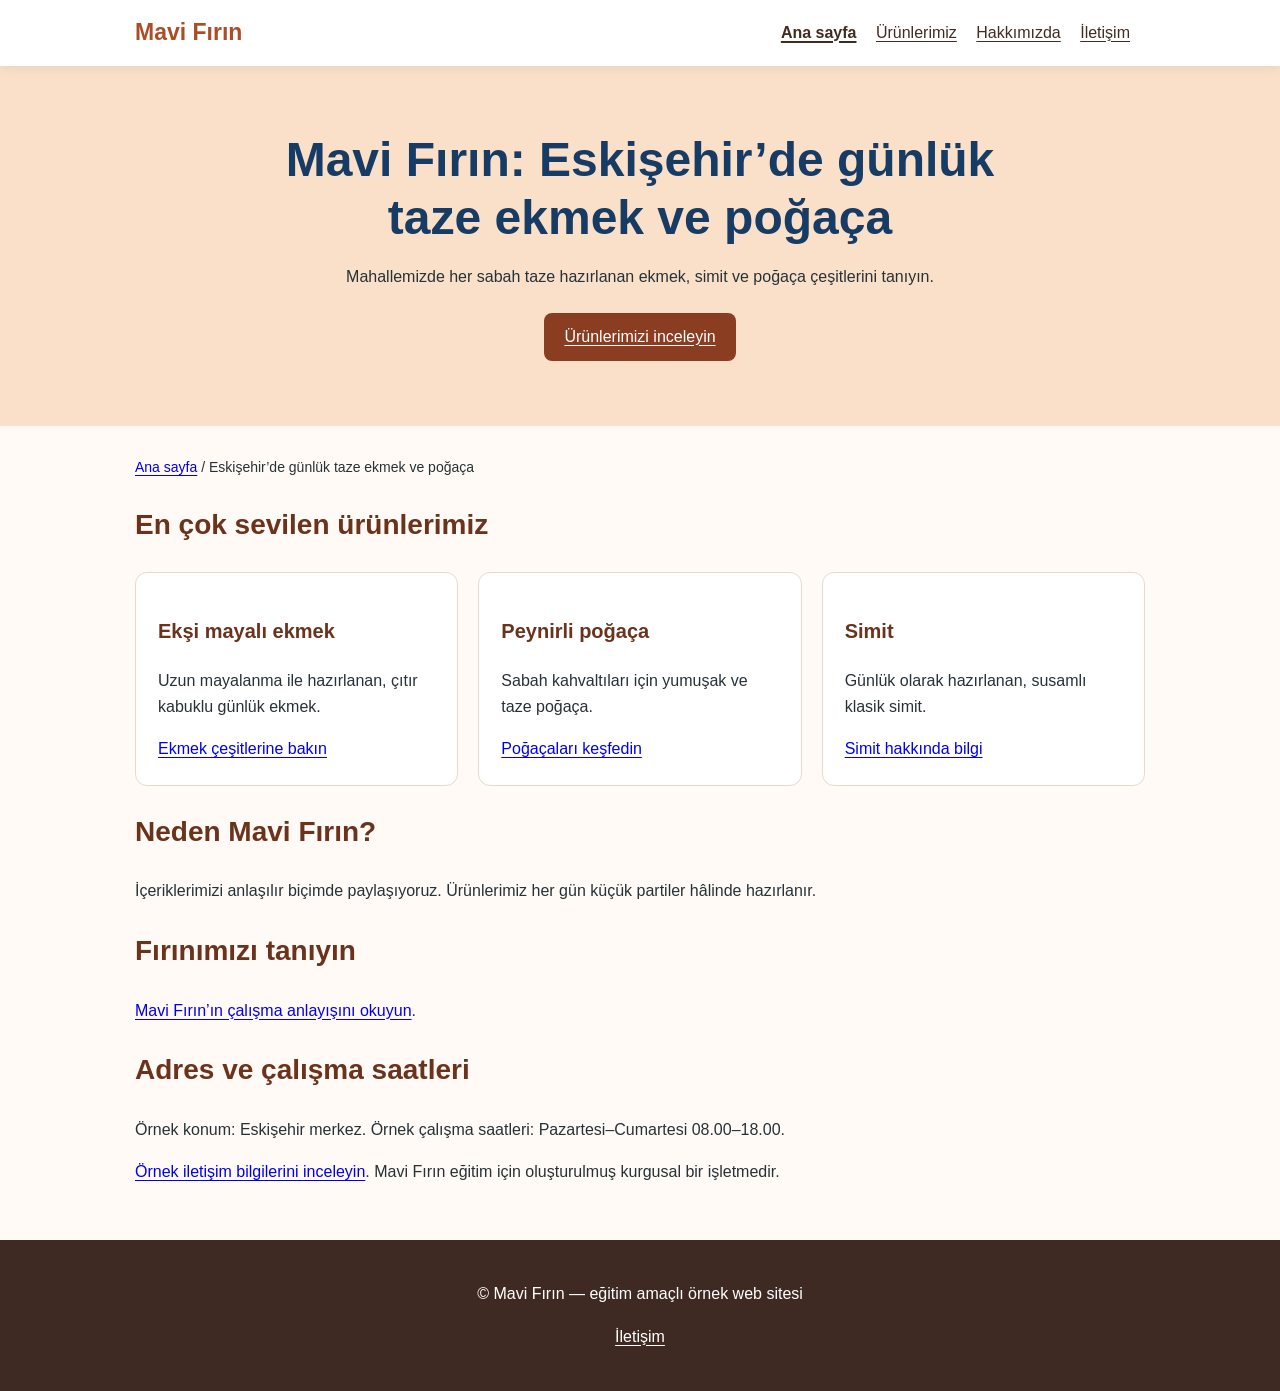
<file: index.html>
<!doctype html>
<html lang="tr">
<head>
<meta charset="utf-8">
<meta name="viewport" content="width=device-width, initial-scale=1">
<title>Eskişehir’de Günlük Taze Ekmek ve Poğaça | Mavi Fırın</title>
<meta name="description" content="Eskişehir’de günlük taze ekmek, simit ve poğaça için Mavi Fırın’ı keşfedin. Ürünlerimizi, çalışma saatlerimizi ve iletişim bilgilerimizi inceleyin.">
<link rel="stylesheet" href="style.css">
<!-- 8. hafta: Google etiketini Analytics arayüzünden alıp BURAYA yerleştirin; gerçek kimlik yazın. -->
</head>
<body>
<a class="skip-link" href="#icerik">Ana içeriğe geç</a>
<header>
<nav aria-label="Ana menü">
<span class="brand">Mavi Fırın</span>
<div>
<a href="index.html" aria-current="page">Ana sayfa</a>
<a href="urunler.html">Ürünlerimiz</a>
<a href="hakkimizda.html">Hakkımızda</a>
<a href="iletisim.html">İletişim</a>
</div>
</nav>
</header>
<section class="hero">
<!-- H02-S1: İşletme, konum ve ürün bilgisini birlikte veren ana başlık. -->
<h1>Mavi Fırın: Eskişehir’de günlük taze ekmek ve poğaça</h1>
<p>Mahallemizde her sabah taze hazırlanan ekmek, simit ve poğaça çeşitlerini tanıyın.</p>
<a class="btn" href="urunler.html">Ürünlerimizi inceleyin</a>
</section>
<main id="icerik">
<p class="crumb">
<a href="index.html">Ana sayfa</a> / Eskişehir’de günlük taze ekmek ve poğaça</p>
<section>
<h2>En çok sevilen ürünlerimiz</h2>
<div class="cards">
<article class="card">
<h3>Ekşi mayalı ekmek</h3>
<p>Uzun mayalanma ile hazırlanan, çıtır kabuklu günlük ekmek.</p>
<a href="urunler.html">Ekmek çeşitlerine bakın</a>
</article>
<article class="card">
<h3>Peynirli poğaça</h3>
<p>Sabah kahvaltıları için yumuşak ve taze poğaça.</p>
<a href="urunler.html">Poğaçaları keşfedin</a>
</article>
<article class="card">
<h3>Simit</h3>
<p>Günlük olarak hazırlanan, susamlı klasik simit.</p>
<a href="urunler.html">Simit hakkında bilgi</a>
</article>
</div>
</section>
<section>
<h2>Neden Mavi Fırın?</h2>
<p>İçeriklerimizi anlaşılır biçimde paylaşıyoruz. Ürünlerimiz her gün küçük partiler hâlinde hazırlanır.</p>
</section>
<!-- H02-S2: Hakkımızda sayfasına içerikten de ulaşılabilir. -->
<section>
<h2>Fırınımızı tanıyın</h2>
<p><a href="hakkimizda.html">Mavi Fırın’ın çalışma anlayışını okuyun</a>.</p>
<h2>Adres ve çalışma saatleri</h2>
<p>Örnek konum: Eskişehir merkez. Örnek çalışma saatleri: Pazartesi–Cumartesi 08.00–18.00.</p>
<p><a href="iletisim.html">Örnek iletişim bilgilerini inceleyin</a>. Mavi Fırın eğitim için oluşturulmuş kurgusal bir işletmedir.</p>
</section>
</main>
<footer>
<p>© Mavi Fırın — eğitim amaçlı örnek web sitesi</p>
<p>
<a href="iletisim.html">İletişim</a>
</p>
</footer>
</body>
</html>
</file>
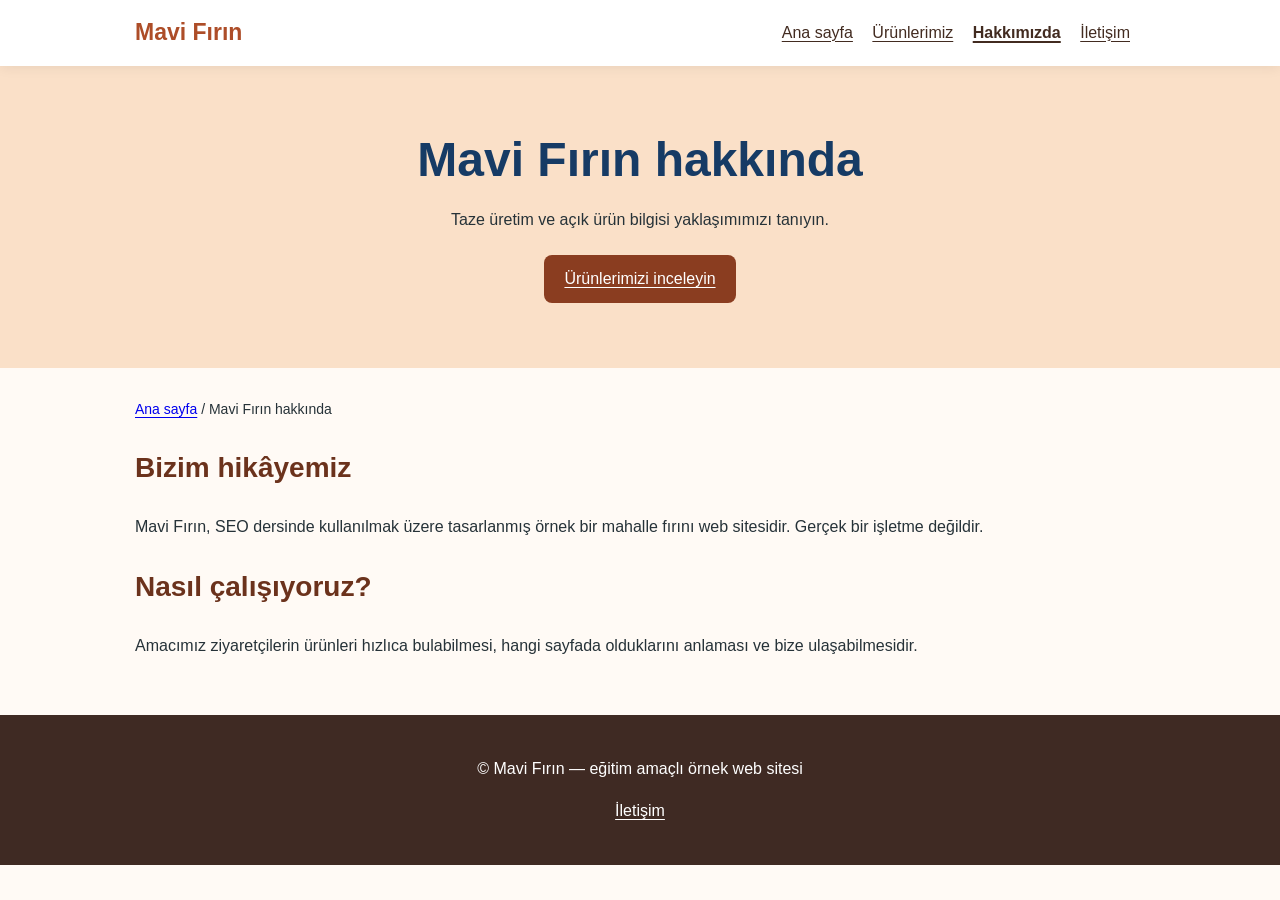
<file: hakkimizda.html>
<!doctype html>
<html lang="tr">
<head>
<meta charset="utf-8">
<meta name="viewport" content="width=device-width, initial-scale=1">
<title>Hakkımızda | Eskişehir Mavi Fırın</title>
<meta name="description" content="Mavi Fırın’ın mahalle fırını olarak çalışma anlayışını, günlük üretim yaklaşımını ve ekibimizi tanıyın.">
<link rel="stylesheet" href="style.css">
<!-- 8. hafta: Google etiketini Analytics arayüzünden alıp BURAYA yerleştirin; gerçek kimlik yazın. -->
</head>
<body>
<a class="skip-link" href="#icerik">Ana içeriğe geç</a>
<header>
<nav aria-label="Ana menü">
<span class="brand">Mavi Fırın</span>
<div>
<a href="index.html">Ana sayfa</a>
<a href="urunler.html">Ürünlerimiz</a>
<a href="hakkimizda.html" aria-current="page">Hakkımızda</a>
<a href="iletisim.html">İletişim</a>
</div>
</nav>
</header>
<section class="hero">
<h1>Mavi Fırın hakkında</h1>
<p>Taze üretim ve açık ürün bilgisi yaklaşımımızı tanıyın.</p>
<a class="btn" href="urunler.html">Ürünlerimizi inceleyin</a>
</section>
<main id="icerik">
<p class="crumb">
<a href="index.html">Ana sayfa</a> / Mavi Fırın hakkında</p>
<h2>Bizim hikâyemiz</h2>
<p>Mavi Fırın, SEO dersinde kullanılmak üzere tasarlanmış örnek bir mahalle fırını web sitesidir. Gerçek bir işletme değildir.</p>
<h2>Nasıl çalışıyoruz?</h2>
<p>Amacımız ziyaretçilerin ürünleri hızlıca bulabilmesi, hangi sayfada olduklarını anlaması ve bize ulaşabilmesidir.</p>
</main>
<footer>
<p>© Mavi Fırın — eğitim amaçlı örnek web sitesi</p>
<p>
<a href="iletisim.html">İletişim</a>
</p>
</footer>
</body>
</html>
</file>
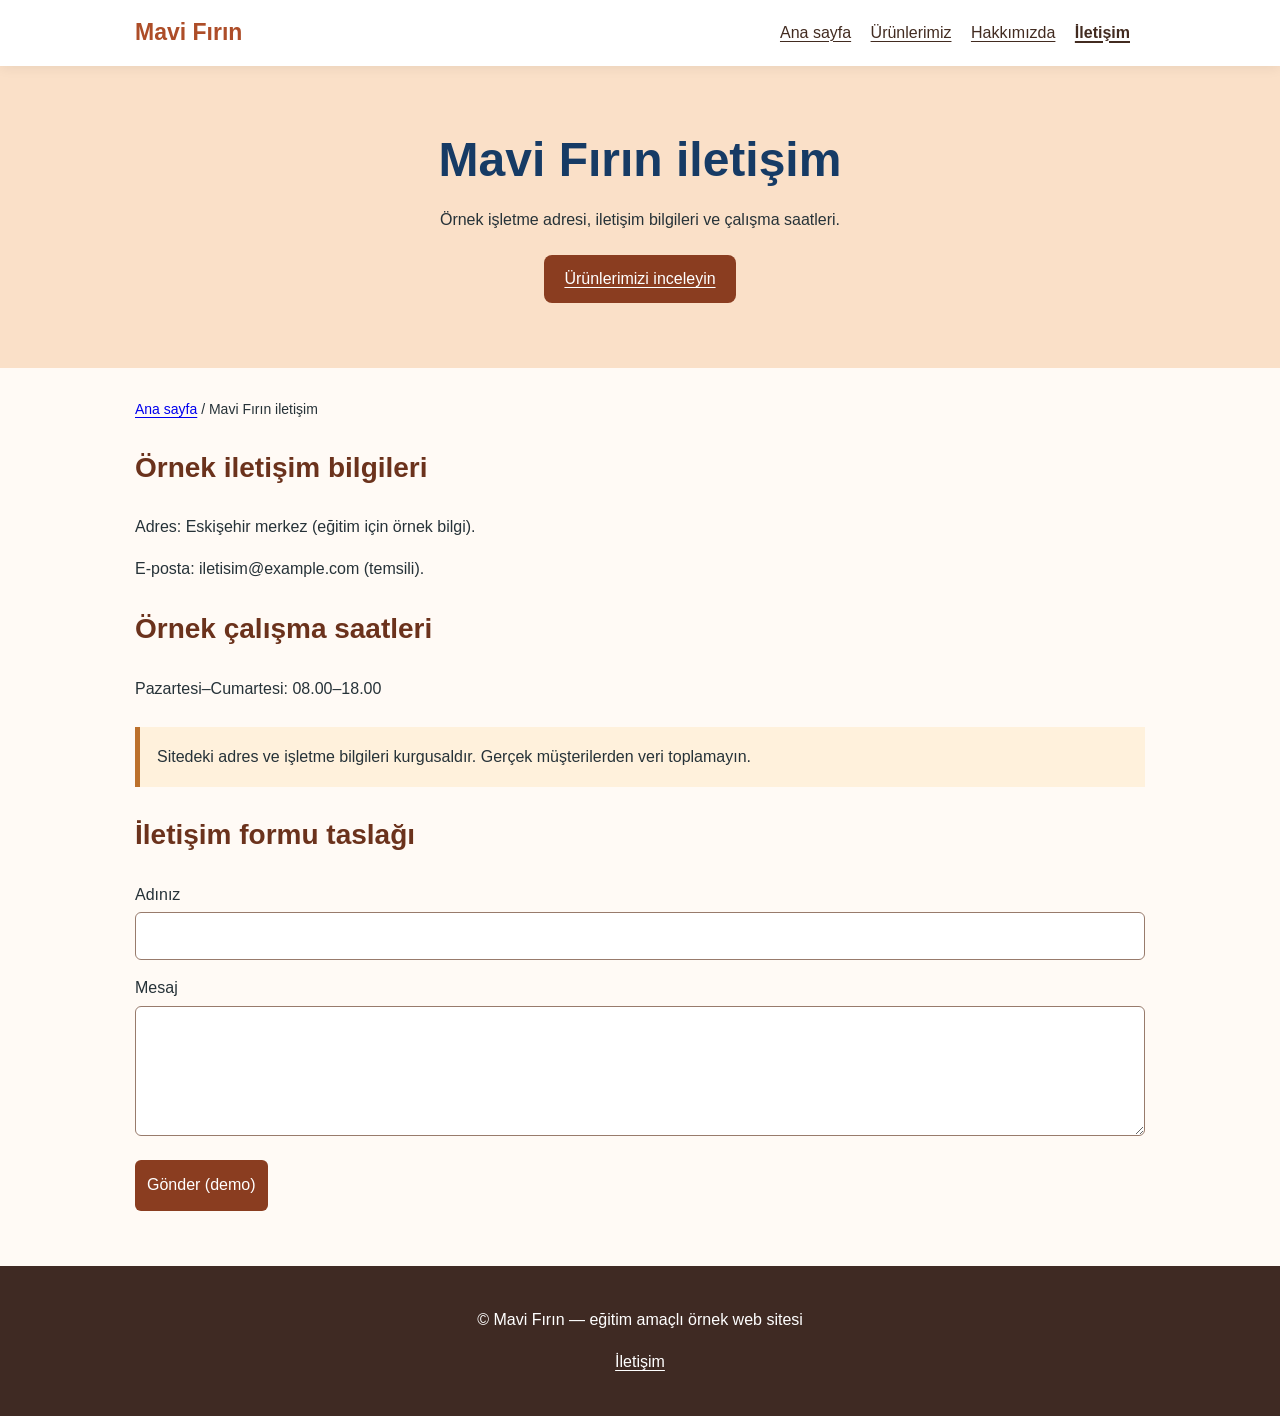
<file: iletisim.html>
<!doctype html>
<html lang="tr">
<head>
<meta charset="utf-8">
<meta name="viewport" content="width=device-width, initial-scale=1">
<title>İletişim ve Çalışma Saatleri | Mavi Fırın</title>
<meta name="description" content="Mavi Fırın iletişim bilgileri, örnek adres ve çalışma saatleri. Ziyaret öncesi güncel bilgileri kontrol edin.">
<link rel="stylesheet" href="style.css">
<!-- 8. hafta: Google etiketini Analytics arayüzünden alıp BURAYA yerleştirin; gerçek kimlik yazın. -->
</head>
<body>
<a class="skip-link" href="#icerik">Ana içeriğe geç</a>
<header>
<nav aria-label="Ana menü">
<span class="brand">Mavi Fırın</span>
<div>
<a href="index.html">Ana sayfa</a>
<a href="urunler.html">Ürünlerimiz</a>
<a href="hakkimizda.html">Hakkımızda</a>
<a href="iletisim.html" aria-current="page">İletişim</a>
</div>
</nav>
</header>
<section class="hero">
<h1>Mavi Fırın iletişim</h1>
<p>Örnek işletme adresi, iletişim bilgileri ve çalışma saatleri.</p>
<a class="btn" href="urunler.html">Ürünlerimizi inceleyin</a>
</section>
<main id="icerik">
<p class="crumb">
<a href="index.html">Ana sayfa</a> / Mavi Fırın iletişim</p>
<h2>Örnek iletişim bilgileri</h2>
<p>Adres: Eskişehir merkez (eğitim için örnek bilgi).</p>
<p>E-posta: iletisim@example.com (temsili).</p>
<h2>Örnek çalışma saatleri</h2>
<p>Pazartesi–Cumartesi: 08.00–18.00</p>
<p class="notice">Sitedeki adres ve işletme bilgileri kurgusaldır. Gerçek müşterilerden veri toplamayın.</p>
<h2>İletişim formu taslağı</h2>
<form onsubmit="event.preventDefault();document.getElementById('feedback').textContent='Bu bir ders örneğidir; mesaj gönderilmedi.';">
<label for="ad">Adınız</label>
<input id="ad" autocomplete="name" required>
<label for="mesaj">Mesaj</label>
<textarea id="mesaj" required>
</textarea>
<p>
<button type="submit">Gönder (demo)</button>
</p>
<p id="feedback" role="status">
</p>
</form>
</main>
<footer>
<p>© Mavi Fırın — eğitim amaçlı örnek web sitesi</p>
<p>
<a href="iletisim.html">İletişim</a>
</p>
</footer>
</body>
</html>
</file>
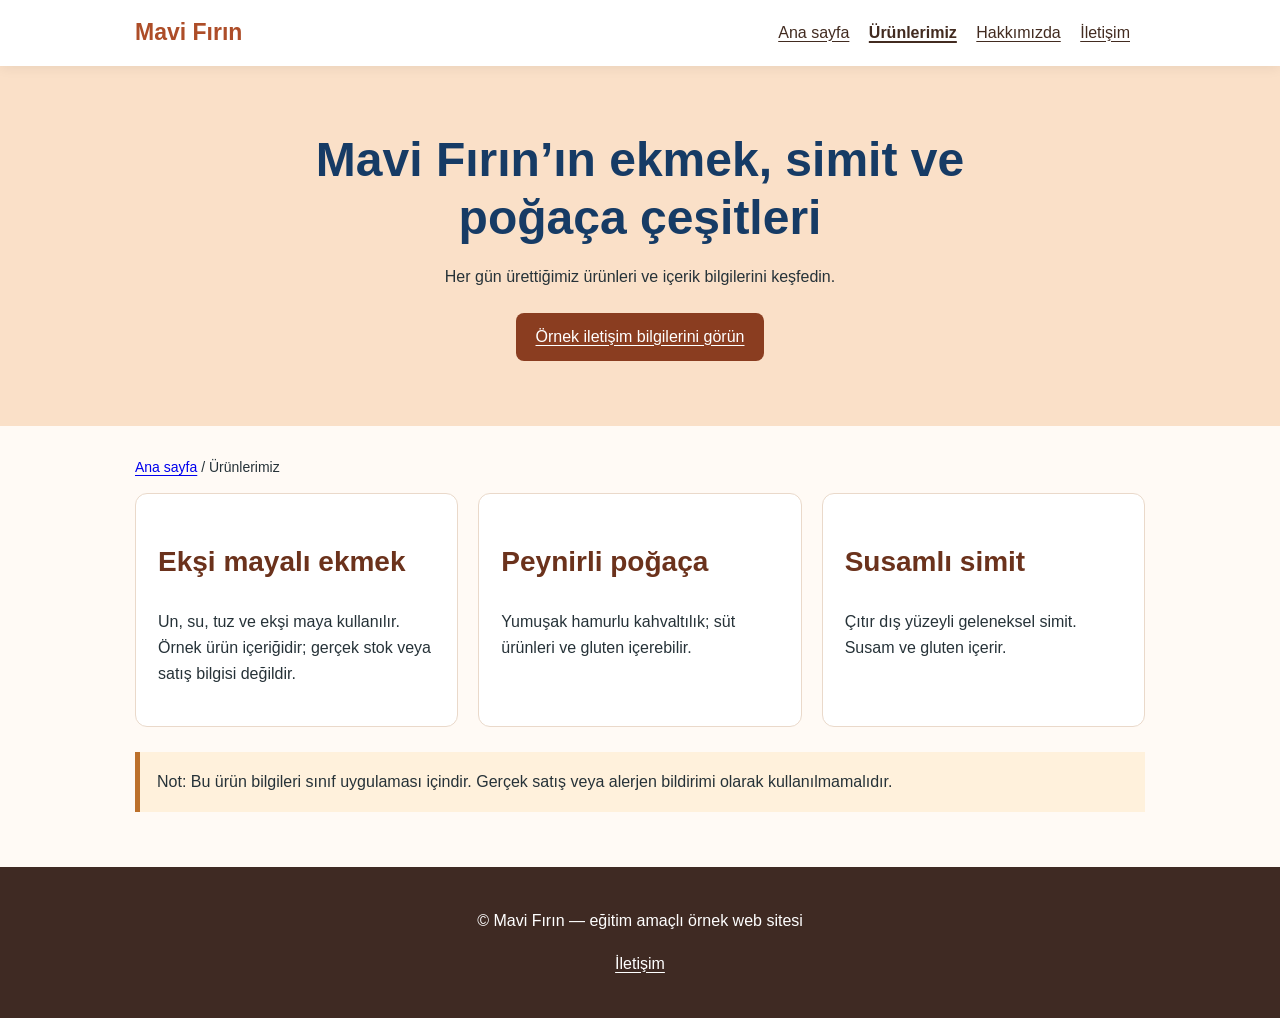
<file: urunler.html>
<!doctype html>
<html lang="tr">
<head>
<meta charset="utf-8">
<meta name="viewport" content="width=device-width, initial-scale=1">
<title>Ekmek, Simit ve Poğaça Çeşitleri | Mavi Fırın</title>
<meta name="description" content="Mavi Fırın’ın ekşi mayalı ekmek, peynirli poğaça ve simit çeşitlerini inceleyin. Ürün içerikleri ve sipariş hakkında bilgi alın.">
<link rel="stylesheet" href="style.css">
<!-- 8. hafta: Google etiketini Analytics arayüzünden alıp BURAYA yerleştirin; gerçek kimlik yazın. -->
</head>
<body>
<a class="skip-link" href="#icerik">Ana içeriğe geç</a>
<header>
<nav aria-label="Ana menü">
<span class="brand">Mavi Fırın</span>
<div>
<a href="index.html">Ana sayfa</a>
<a href="urunler.html" aria-current="page">Ürünlerimiz</a>
<a href="hakkimizda.html">Hakkımızda</a>
<a href="iletisim.html">İletişim</a>
</div>
</nav>
</header>
<section class="hero">
<h1>Mavi Fırın’ın ekmek, simit ve poğaça çeşitleri</h1>
<p>Her gün ürettiğimiz ürünleri ve içerik bilgilerini keşfedin.</p>
<a class="btn" href="iletisim.html">Örnek iletişim bilgilerini görün</a>
</section>
<main id="icerik">
<p class="crumb">
<a href="index.html">Ana sayfa</a> / Ürünlerimiz</p>
<div class="cards">
<article class="card">
<h2>Ekşi mayalı ekmek</h2>
<p>Un, su, tuz ve ekşi maya kullanılır. Örnek ürün içeriğidir; gerçek stok veya satış bilgisi değildir.</p>
</article>
<article class="card">
<h2>Peynirli poğaça</h2>
<p>Yumuşak hamurlu kahvaltılık; süt ürünleri ve gluten içerebilir.</p>
</article>
<article class="card">
<h2>Susamlı simit</h2>
<p>Çıtır dış yüzeyli geleneksel simit. Susam ve gluten içerir.</p>
</article>
</div>
<p class="notice">Not: Bu ürün bilgileri sınıf uygulaması içindir. Gerçek satış veya alerjen bildirimi olarak kullanılmamalıdır.</p>
</main>
<footer>
<p>© Mavi Fırın — eğitim amaçlı örnek web sitesi</p>
<p>
<a href="iletisim.html">İletişim</a>
</p>
</footer>
</body>
</html>
</file>
<file: style.css>
*{box-sizing:border-box}
body{margin:0;font-family:Arial,Helvetica,sans-serif;color:#263238;line-height:1.65;background:#fffaf5}
header{background:#fff;box-shadow:0 2px 12px #0001;position:sticky;top:0}
nav{max-width:1050px;margin:auto;display:flex;justify-content:space-between;align-items:center;gap:18px;padding:14px 20px;flex-wrap:wrap}
nav a{color:#422b20;text-decoration:underline;margin-right:15px}
nav a:hover,nav a:focus{text-decoration:underline}
.brand{font-weight:800;font-size:23px;color:#ad4d28}
.hero{background:#fae0c8;padding:65px 20px;text-align:center}
.hero h1{font-size:clamp(28px,5vw,48px);line-height:1.2;max-width:790px;margin:0 auto 18px}
.hero p{max-width:650px;margin:0 auto 22px}
.btn{display:inline-block;background:#8a3d20;color:white;padding:11px 20px;border-radius:8px;text-decoration:underline}
main{max-width:1050px;margin:30px auto;padding:0 20px}
h2{font-size:28px;color:#6b321c}
h3{font-size:20px;color:#6b321c}
.cards{display:grid;grid-template-columns:repeat(auto-fit,minmax(240px,1fr));gap:20px}
.card{background:white;padding:22px;border-radius:12px;border:1px solid #ead9ca}
.notice{padding:17px;background:#fff1dc;border-left:5px solid #bc702b;margin:25px 0}
footer{margin-top:55px;padding:25px;background:#3f2a23;color:#fff;text-align:center}
footer a{color:white}
.crumb{font-size:14px}
label{display:block;margin:15px 0 4px}
input,textarea{width:100%;max-width:550px;padding:10px;border:1px solid #987b6c;border-radius:6px}
button{background:#8a3d20;color:white;padding:12px;border:0;border-radius:6px;cursor:pointer}
@media(max-width:600px){nav{display:block}
nav a{display:inline-block;margin:4px 9px 4px 0}
.hero{padding:45px 16px}
}

/* H02-U3: Ana başlık rengi. */
h1 { color: #163b65; }
/* H02-S3: Bağlantı görünümü normal durumda da altı çizilidir. */
a { text-decoration: underline; text-underline-offset: 3px; }
nav a[aria-current="page"] { font-weight: 700; text-decoration-thickness: 2px; }
a:focus-visible, button:focus-visible, input:focus-visible, textarea:focus-visible {
  outline: 3px solid #163b65;
  outline-offset: 4px;
}
.skip-link { position: absolute; left: 16px; top: -100px; z-index: 10; background: white; padding: 10px; }
.skip-link:focus { top: 8px; }
/* H02-U4/S4: Çok dar ekranlarda da öğeler kapsayıcıya sığar. */
.cards { grid-template-columns: repeat(auto-fit, minmax(min(240px, 100%), 1fr)); }
.card { min-width: 0; }
body { overflow-wrap: anywhere; }
input, textarea, img { max-width: 100%; }
textarea { min-height: 130px; font: inherit; }
input, button { font: inherit; }
@media (max-width: 600px) {
  nav a { padding: 7px 0; }
  h2 { font-size: 24px; }
}
</file>
